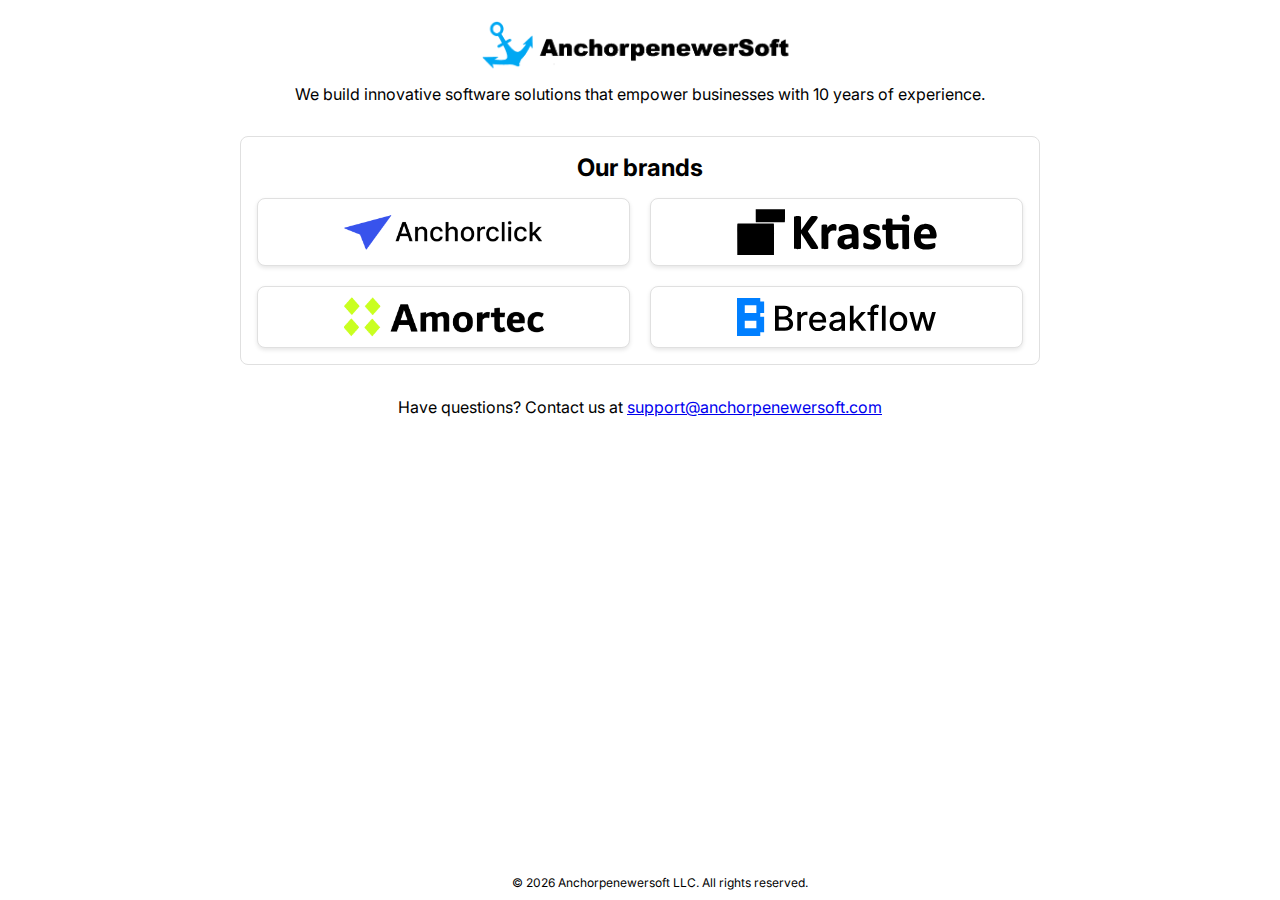
<file: index.html>
<!DOCTYPE html>
<html lang="en">
    <head>
        <title>Anchorpenewersoft</title>
        <link rel="icon" href="/icon.png" type="image/png">
        <link rel="apple-touch-icon" href="/icon.png">
        <meta charset="UTF-8">
        <link rel="preconnect" href="https://fonts.googleapis.com">
        <link rel="preconnect" href="https://fonts.gstatic.com" crossorigin>
        <link href="https://fonts.googleapis.com/css2?family=Inter:ital,opsz,wght@0,14..32,100..900;1,14..32,100..900&display=swap" rel="stylesheet">
        <link rel="stylesheet" href="assets/style.css">
    </head>
    <body>
        <main class="max-width">
            <section class="center">
                <div style="margin-bottom: 32px; text-align: center;">
                <img src="assets/logo.png" alt="Anchorpenewersoft Logo" class="logo">
                <p style="text-align: center;">We build innovative software solutions that empower businesses with 10 years of experience.</p>
                </div>
                <div style="text-align: center; max-width: 800px; margin: 0 auto; padding: 16px; border: 1px solid #e0e0e0; border-radius: 8px;">
                <h2 style="margin-bottom: 16px;">Our brands</h2>
                <div class="logos-grid">
                    <a href="https://www.anchorclick.com"><img src="assets/companies/anchorclick-logo.png" alt="Anchorclick Logo" class="product-logo"></a>
                    <a href="https://www.krastie.ai"><img src="assets/companies/krastie-ai-logo-dark.svg" alt="Krastie AI Logo" class="product-logo"></a>
                    <a href="#"><img src="assets/companies/amortec-logo.png" alt="Amortec Logo" class="product-logo"></a>
                    <a href="https://chromewebstore.google.com/detail/Breakflow%20-%20Webflow%20extension/padhpikmjghogagogbnigmpjgnnoaibd"><img src="assets/companies/breakflow-logo.svg" alt="Anchorpenewersoft IDE Logo" class="product-logo"></a>
                </div>
                </div>
                <p style="margin-top: 32px; text-align: center;">Have questions? Contact us at <a href="mailto:support@anchorpenewersoft.com">support@anchorpenewersoft.com</a></p>
            </section>
            <footer>
                <p style="text-align: center; font-size: 12px;">&copy; 2026 Anchorpenewersoft LLC. All rights reserved.</p>
            </footer>
        </main>
    </body>
</html>
</file>
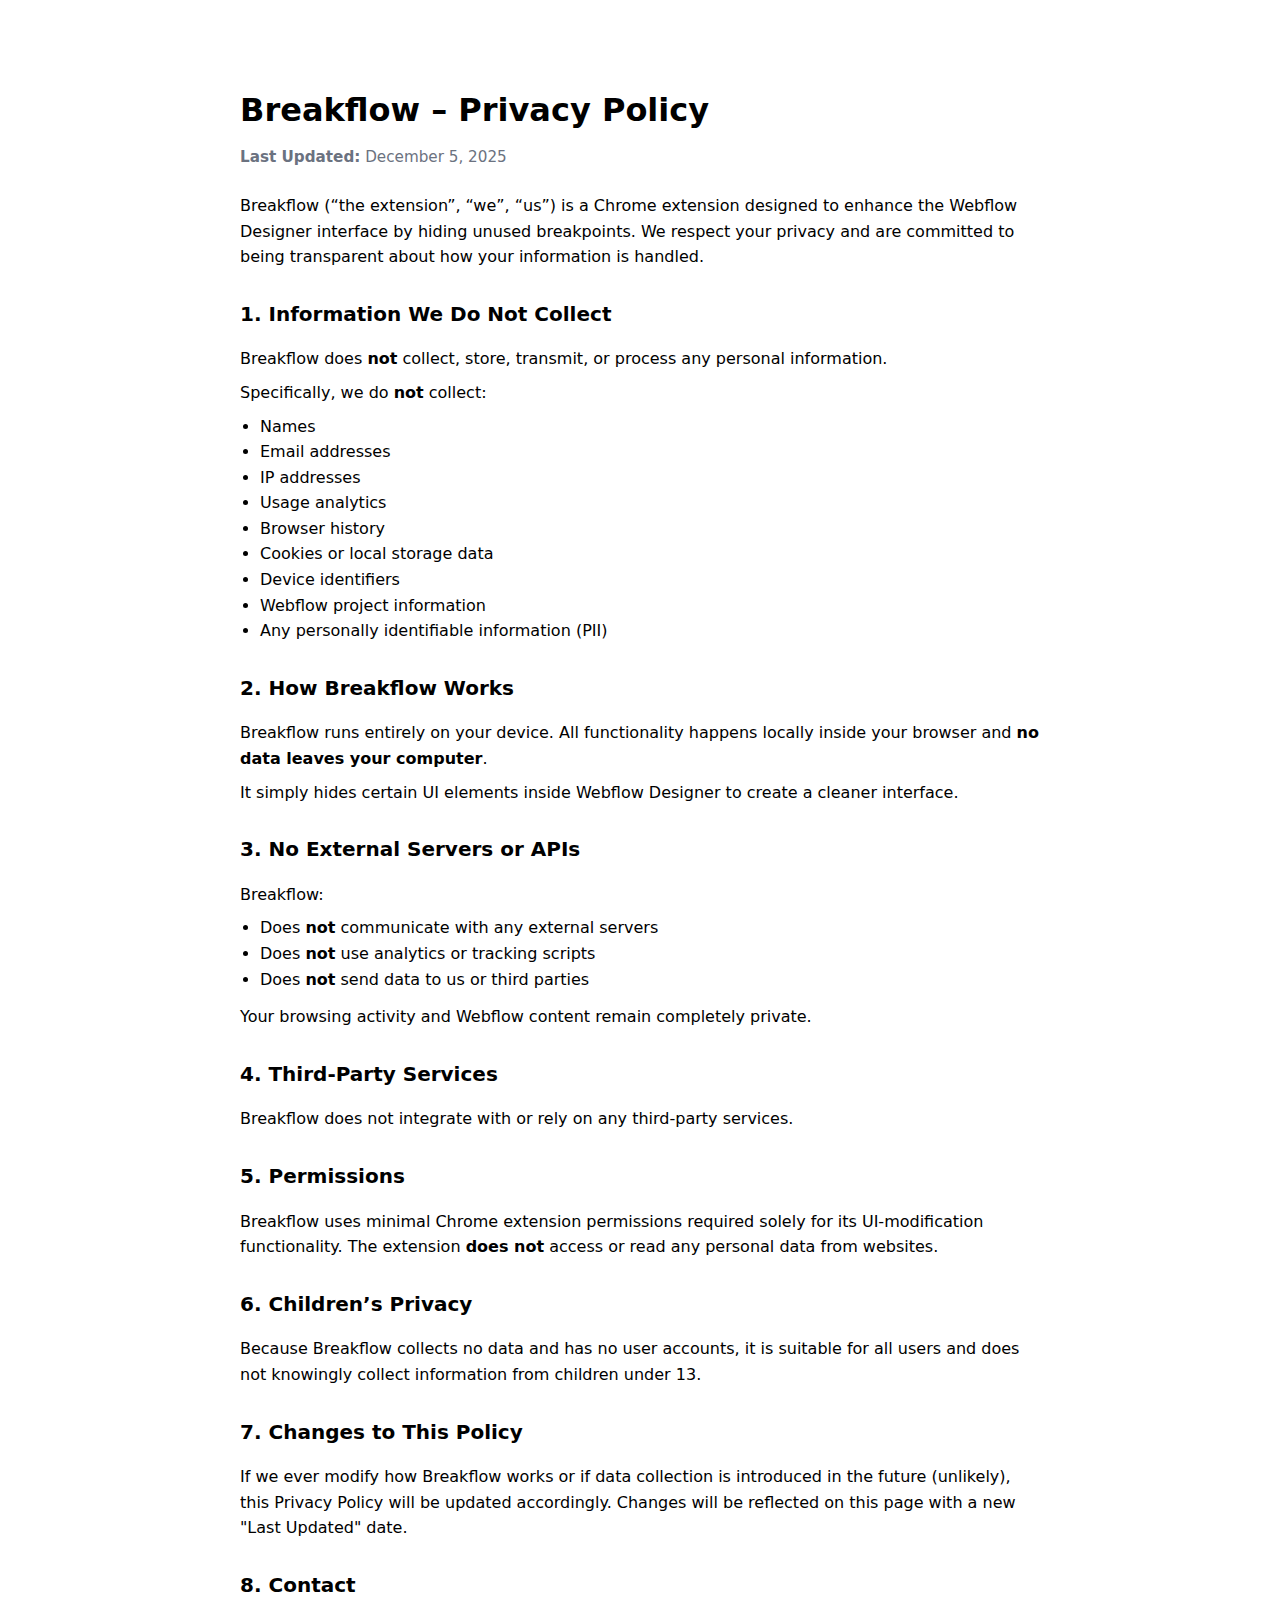
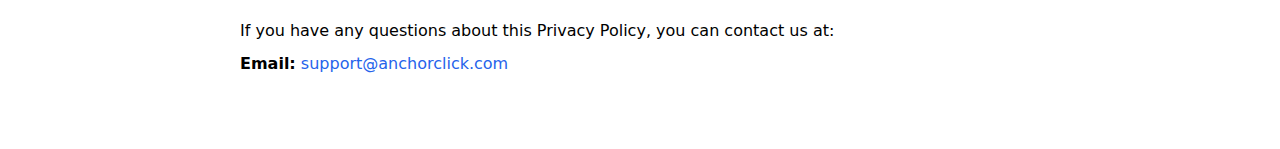
<file: breakflow/privacy.html>
<!DOCTYPE html>
<html lang="en">
<head>
  <meta charset="UTF-8" />
  <title>Breakflow – Privacy Policy</title>
  <meta name="viewport" content="width=device-width, initial-scale=1" />
  <style>
    body {
      font-family: system-ui, -apple-system, BlinkMacSystemFont, "Segoe UI", sans-serif;
      line-height: 1.6;
      margin: 0;
      padding: 0;
      color: black;
    }
    main {
      max-width: 800px;
      margin: 2rem auto;
      padding: 2rem;
      background: #ffffff;
    }
    h1, h2 {
      color: black;
    }
    h1 {
      font-size: 2rem;
      margin-bottom: 0.5rem;
    }
    h2 {
      font-size: 1.25rem;
      margin-top: 1.75rem;
    }
    p {
      margin: 0.5rem 0;
    }
    ul {
      padding-left: 1.25rem;
      margin: 0.5rem 0 0.75rem;
    }
    strong {
      font-weight: 600;
    }
    a {
      color: #2563eb;
      text-decoration: none;
    }
    a:hover {
      text-decoration: underline;
    }
    .meta {
      color: #6b7280;
      font-size: 0.95rem;
      margin-bottom: 1.5rem;
    }
  </style>
</head>
<body>
  <main>
    <h1>Breakflow – Privacy Policy</h1>
    <p class="meta"><strong>Last Updated:</strong> December 5, 2025</p>

    <p>
      Breakflow (“the extension”, “we”, “us”) is a Chrome extension designed to enhance the Webflow Designer interface by hiding unused breakpoints. We respect your privacy and are committed to being transparent about how your information is handled.
    </p>

    <h2>1. Information We Do Not Collect</h2>
    <p>Breakflow does <strong>not</strong> collect, store, transmit, or process any personal information.</p>
    <p>Specifically, we do <strong>not</strong> collect:</p>
    <ul>
      <li>Names</li>
      <li>Email addresses</li>
      <li>IP addresses</li>
      <li>Usage analytics</li>
      <li>Browser history</li>
      <li>Cookies or local storage data</li>
      <li>Device identifiers</li>
      <li>Webflow project information</li>
      <li>Any personally identifiable information (PII)</li>
    </ul>

    <h2>2. How Breakflow Works</h2>
    <p>
      Breakflow runs entirely on your device. All functionality happens locally inside your browser and <strong>no data leaves your computer</strong>.
    </p>
    <p>
      It simply hides certain UI elements inside Webflow Designer to create a cleaner interface.
    </p>

    <h2>3. No External Servers or APIs</h2>
    <p>Breakflow:</p>
    <ul>
      <li>Does <strong>not</strong> communicate with any external servers</li>
      <li>Does <strong>not</strong> use analytics or tracking scripts</li>
      <li>Does <strong>not</strong> send data to us or third parties</li>
    </ul>
    <p>Your browsing activity and Webflow content remain completely private.</p>

    <h2>4. Third-Party Services</h2>
    <p>Breakflow does not integrate with or rely on any third-party services.</p>

    <h2>5. Permissions</h2>
    <p>
      Breakflow uses minimal Chrome extension permissions required solely for its UI-modification functionality. The extension <strong>does not</strong> access or read any personal data from websites.
    </p>

    <h2>6. Children’s Privacy</h2>
    <p>
      Because Breakflow collects no data and has no user accounts, it is suitable for all users and does not knowingly collect information from children under 13.
    </p>

    <h2>7. Changes to This Policy</h2>
    <p>
      If we ever modify how Breakflow works or if data collection is introduced in the future (unlikely), this Privacy Policy will be updated accordingly. Changes will be reflected on this page with a new "Last Updated" date.
    </p>

    <h2>8. Contact</h2>
    <p>If you have any questions about this Privacy Policy, you can contact us at:</p>
    <p>
      <strong>Email:</strong>
      <a href="mailto:support@anchorclick.com">support@anchorclick.com</a>
      <!-- Replace with any email you want to use -->
    </p>
  </main>
</body>
</html>
</file>
<file: assets/style.css>
* {
    padding: 0;
    margin: 0;
    box-sizing: border-box;
}

body {
    margin: 0 auto;
    padding: 20px;
    font-family: 'Inter', sans-serif;
    background-color: #ffffff;
}
.nav-section {
    background-color: #ffffff;
    padding: 10px;
    display: flex;
    flex-direction: column;
    max-width: 700px;
    margin: 0 auto;
    justify-content: center;
    align-items: center;
}

.logo {
    height: 50px;
    margin-bottom: 10px;
}

.product-logo {
    width: 200px;
    transition: transform 0.3s;
}

.content-section {
    max-width: 700px;
    margin: 20px auto;
    text-align: center;
    display: flex;
    flex-direction: column;
    align-items: center;
}

.logos-grid {
    display: grid;
    grid-template-columns: minmax(150px, 1fr) minmax(150px, 1fr);
    gap: 20px;
}

.logos-grid a {
    display: flex;
    justify-content: center;
    align-items: center;
    border: 1px solid #e0e0e0;
    padding: 10px;
    border-radius: 8px;
    background-color: white;
    box-shadow: 0 2px 4px rgba(0, 0, 0, 0.1);
    transition: all 0.5s ease;
}
footer {
    text-align: center;
    font-size: 12px;
    color: black;
    position: fixed;
    bottom: 0;
    width: 100%;
    background-color: #ffffff;
    padding: 10px 0;
}
</file>
